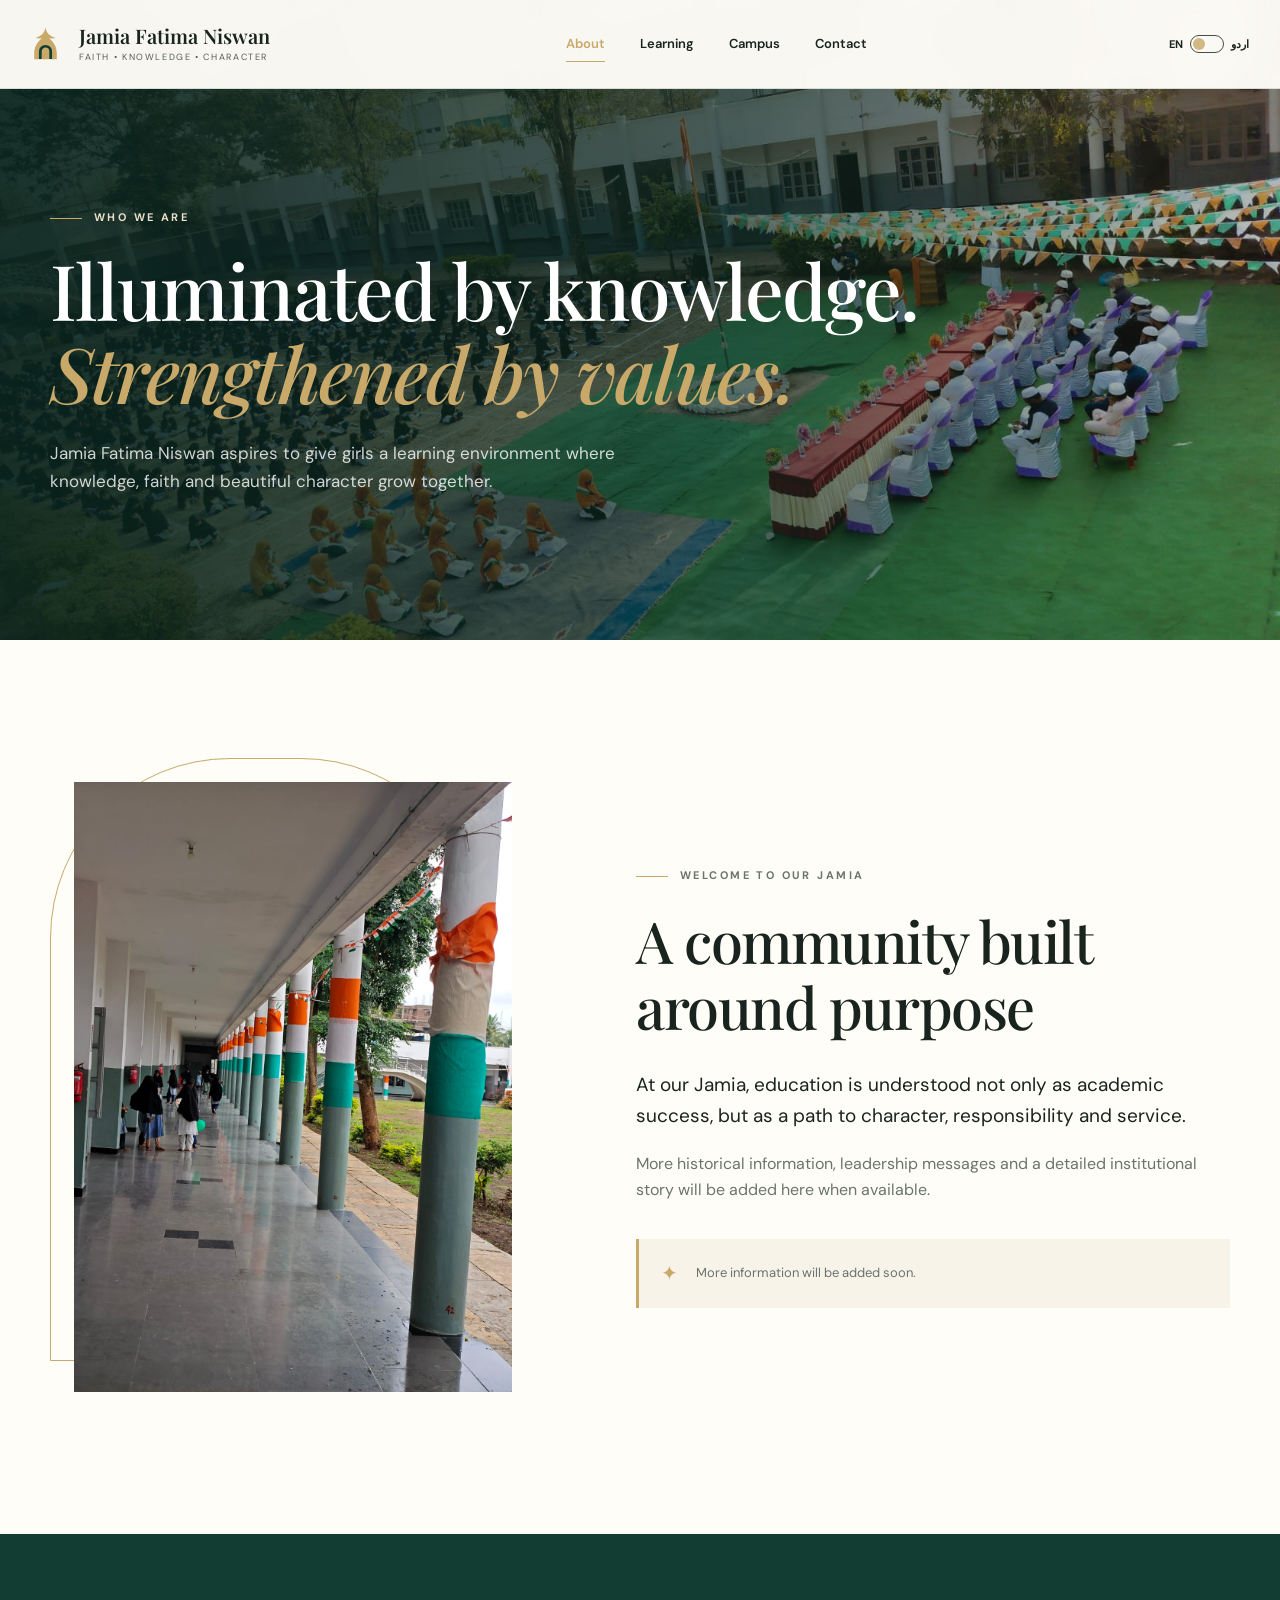
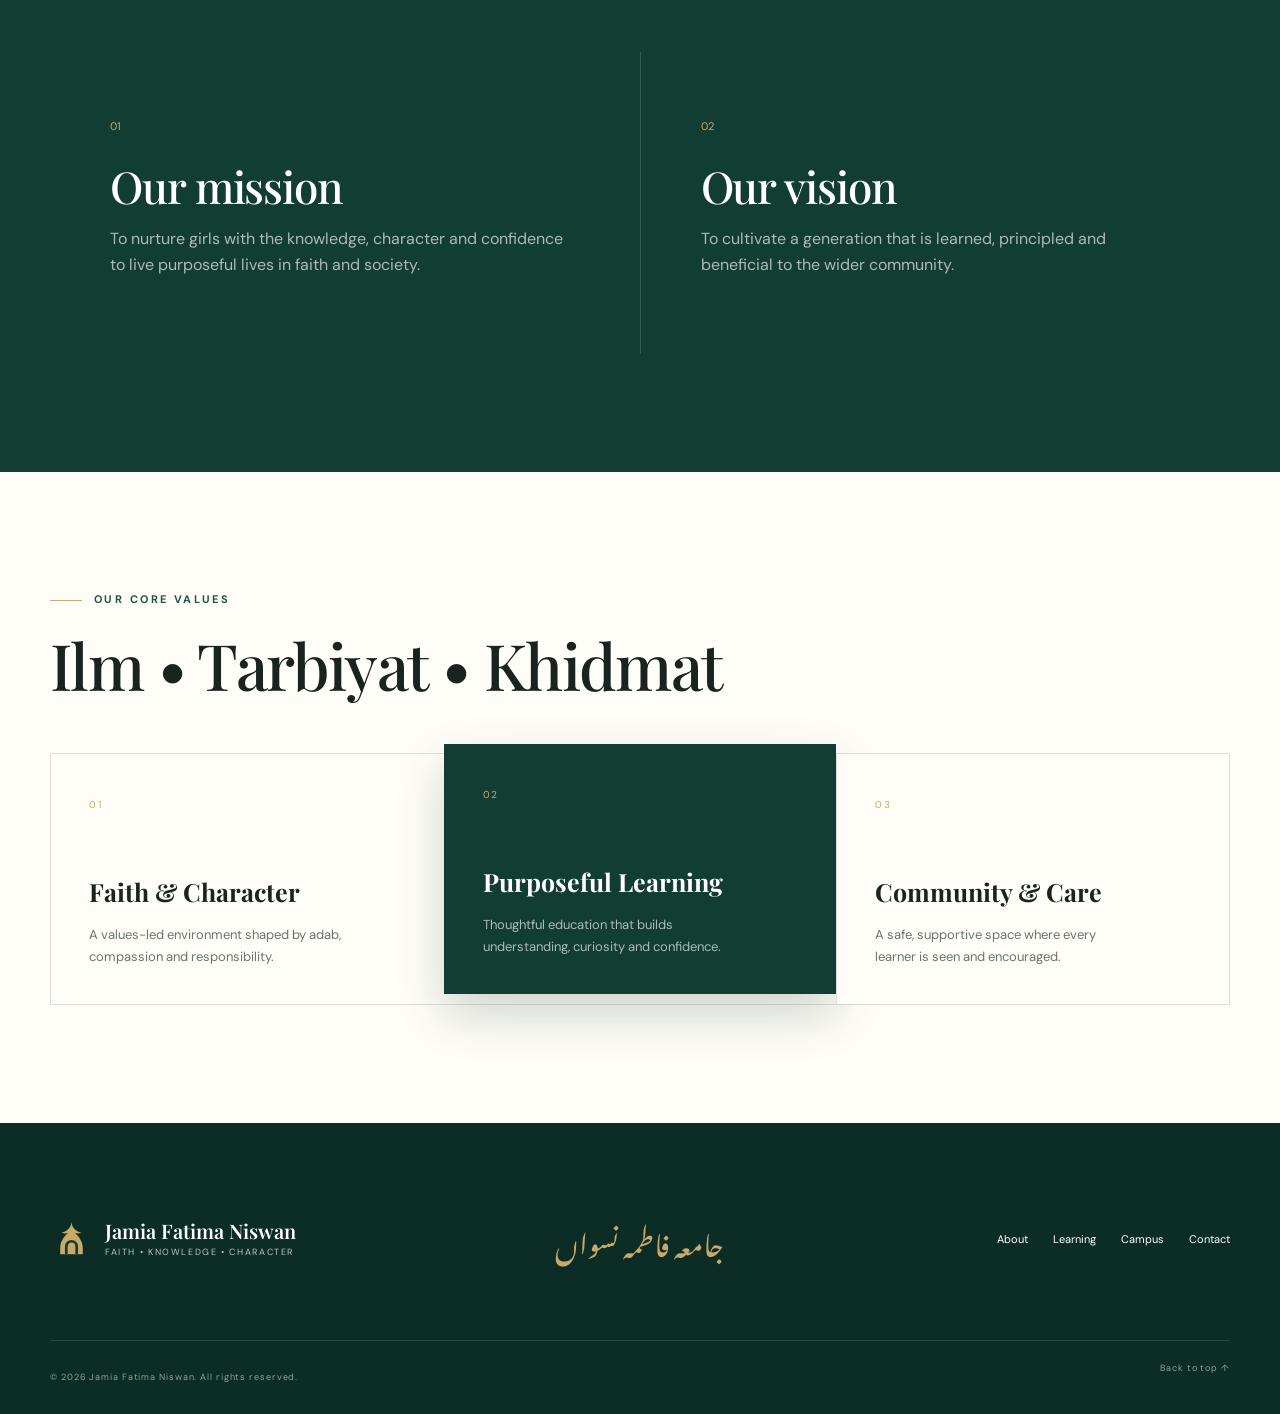
<file: about.html>
﻿<!doctype html><html lang="en" dir="ltr"><head><meta charset="UTF-8"><meta name="viewport" content="width=device-width,initial-scale=1"><meta name="description" content="About Jamia Fatima Niswan in Kalaburagi."><meta name="theme-color" content="#123d32"><link rel="icon" type="image/svg+xml" href="/favicon.svg?v=2"><title>About | Jamia Fatima Niswan</title><link rel="preconnect" href="https://fonts.googleapis.com"><link rel="preconnect" href="https://fonts.gstatic.com" crossorigin><link href="https://fonts.googleapis.com/css2?family=DM+Sans:wght@400;500;600;700&family=Noto+Nastaliq+Urdu:wght@400;600;700&family=Playfair+Display:wght@500;600;700&display=swap" rel="stylesheet"><link rel="stylesheet" href="styles.css?v=5"></head>
<body class="inner-page"><a class="skip-link" href="#main" data-i18n="skip">Skip to content</a>
<header class="site-header solid" id="header"><div class="nav-wrap"><a class="brand" href="/"><span class="brand-mark" aria-hidden="true"><svg viewBox="0 0 48 48"><path d="M24 5c.8 7.8 5.8 10.1 11.2 12.4-2.5.4-4.9.5-7.2.2 5.7 4.7 8.6 10.3 8.6 16.8V41H11.4v-6.6c0-6.5 2.9-12.1 8.6-16.8-2.3.3-4.7.2-7.2-.2C18.2 15.1 23.2 12.8 24 5Z"/><path d="M18.2 40.8v-8.5a5.8 5.8 0 0 1 11.6 0v8.5" class="cut"/></svg></span><span><strong>Jamia Fatima Niswan</strong><small data-i18n="brandSub">Faith • Knowledge • Character</small></span></a><nav class="desktop-nav" aria-label="Main navigation"><a class="active" href="/about" data-i18n="navAbout">About</a><a href="/learning" data-i18n="navLearning">Learning</a><a href="/campus" data-i18n="navCampus">Campus</a><a href="/contact" data-i18n="navContact">Contact</a></nav><div class="nav-actions"><button class="lang-toggle" id="langToggle" type="button" aria-label="Switch language to Urdu"><span class="lang-en">EN</span><span class="toggle-track"><i></i></span><span class="lang-ur">اردو</span></button><button class="menu-button" id="menuButton" type="button" aria-label="Open menu" aria-expanded="false"><span></span><span></span></button></div></div><nav class="mobile-nav" id="mobileNav"><a class="active" href="/about" data-i18n="navAbout">About</a><a href="/learning" data-i18n="navLearning">Learning</a><a href="/campus" data-i18n="navCampus">Campus</a><a href="/contact" data-i18n="navContact">Contact</a></nav></header>
<main id="main"><section class="page-hero about-hero"><div class="page-hero-shade"></div><div class="container page-hero-content"><p class="eyebrow light" data-i18n="pageAboutEyebrow">Who we are</p><h1 data-i18n="pageAboutTitle">Illuminated by knowledge.<br><em>Strengthened by values.</em></h1><p data-i18n="pageAboutIntro">Jamia Fatima Niswan aspires to give girls a learning environment where knowledge, faith and beautiful character grow together.</p></div></section>
<section class="section page-story"><div class="container split-content"><div class="portrait-photo reveal"><img src="assets/WhatsApp Image 2026-07-14 at 8.59.33 PM (1).jpeg" alt="Jamia Fatima Niswan campus corridor"></div><div class="prose reveal"><p class="eyebrow" data-i18n="welcome">Welcome to our Jamia</p><h2 data-i18n="storyTitle">A community built around purpose</h2><p class="lead" data-i18n="storyBody1">At our Jamia, education is understood not only as academic success, but as a path to character, responsibility and service.</p><p data-i18n="storyBody2">More historical information, leadership messages and a detailed institutional story will be added here when available.</p><div class="soft-note"><span>✦</span><p data-i18n="moreSoon">More information will be added soon.</p></div></div></div></section>
<section class="section statement-section"><div class="container statement-grid"><article class="reveal"><span>01</span><h2 data-i18n="missionTitle">Our mission</h2><p data-i18n="missionBody">To nurture girls with the knowledge, character and confidence to live purposeful lives in faith and society.</p></article><article class="reveal"><span>02</span><h2 data-i18n="visionTitle2">Our vision</h2><p data-i18n="visionBody2">To cultivate a generation that is learned, principled and beneficial to the wider community.</p></article></div></section>
<section class="section compact-values"><div class="container"><div class="section-head"><div><p class="eyebrow" data-i18n="valuesTitle">Our core values</p><h2 data-i18n="motto">Ilm • Tarbiyat • Khidmat</h2></div></div><div class="values-grid"><article class="value-card"><span class="value-no">01</span><h3 data-i18n="faithTitle">Faith & Character</h3><p data-i18n="faithBody">A values-led environment shaped by adab, compassion and responsibility.</p></article><article class="value-card featured"><span class="value-no">02</span><h3 data-i18n="learnTitle">Purposeful Learning</h3><p data-i18n="learnBody">Thoughtful education that builds understanding, curiosity and confidence.</p></article><article class="value-card"><span class="value-no">03</span><h3 data-i18n="communityTitle">Community & Care</h3><p data-i18n="communityBody">A safe, supportive space where every learner is seen and encouraged.</p></article></div></div></section></main>
<footer><div class="container footer-top"><a class="brand footer-brand" href="/"><span class="brand-mark" aria-hidden="true"><svg viewBox="0 0 48 48"><path d="M24 5c.8 7.8 5.8 10.1 11.2 12.4-2.5.4-4.9.5-7.2.2 5.7 4.7 8.6 10.3 8.6 16.8V41H11.4v-6.6c0-6.5 2.9-12.1 8.6-16.8-2.3.3-4.7.2-7.2-.2C18.2 15.1 23.2 12.8 24 5Z"/><path d="M18.2 40.8v-8.5a5.8 5.8 0 0 1 11.6 0v8.5" class="cut"/></svg></span><span><strong>Jamia Fatima Niswan</strong><small data-i18n="brandSub">Faith • Knowledge • Character</small></span></a><p class="footer-urdu">جامعہ فاطمہ نسواں</p><div class="footer-links"><a href="/about" data-i18n="navAbout">About</a><a href="/learning" data-i18n="navLearning">Learning</a><a href="/campus" data-i18n="navCampus">Campus</a><a href="/contact" data-i18n="navContact">Contact</a></div></div><div class="container footer-bottom"><p><span class="copyright-brand">© <span id="year"></span> Jamia Fatima Niswan.</span> <span data-i18n="rights">All rights reserved.</span></p><a href="#main"><span data-i18n="backTop">Back to top</span> ↑</a></div></footer><script src="script.js?v=3"></script></body></html>
</file>
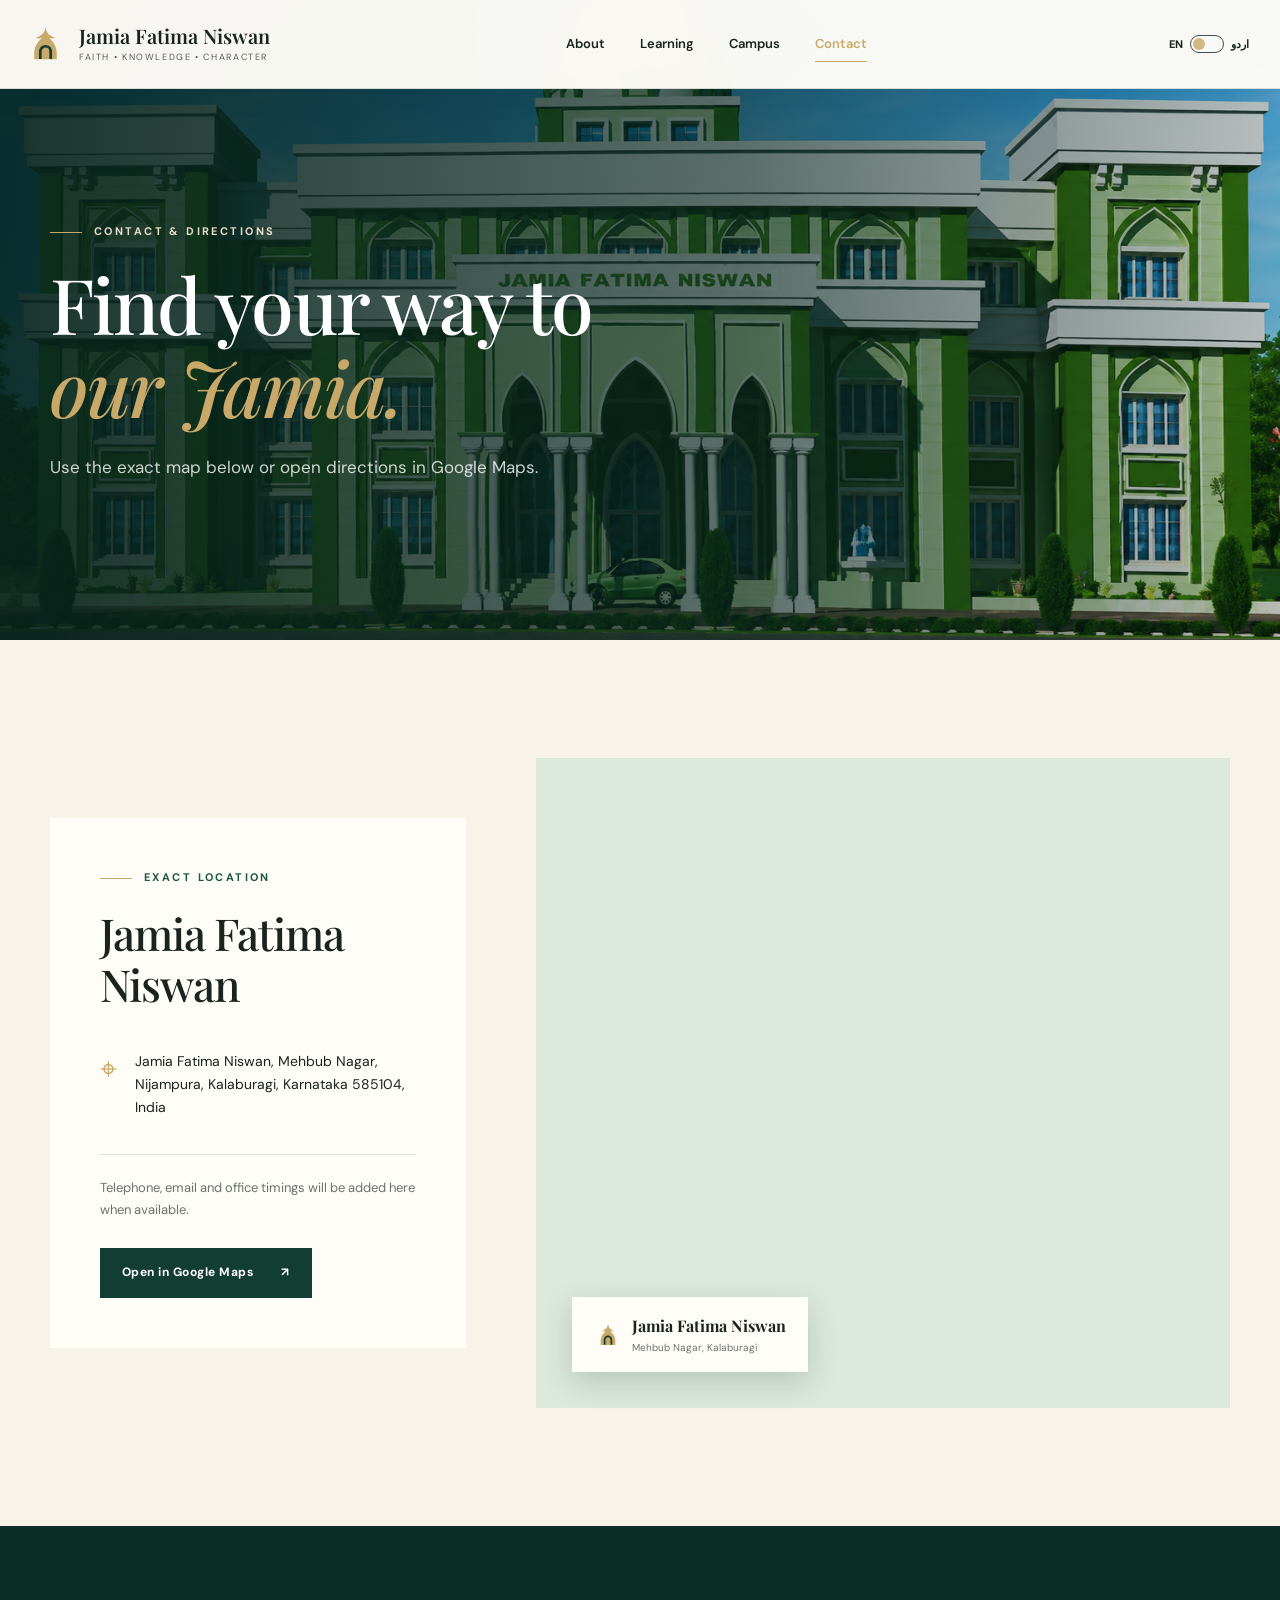
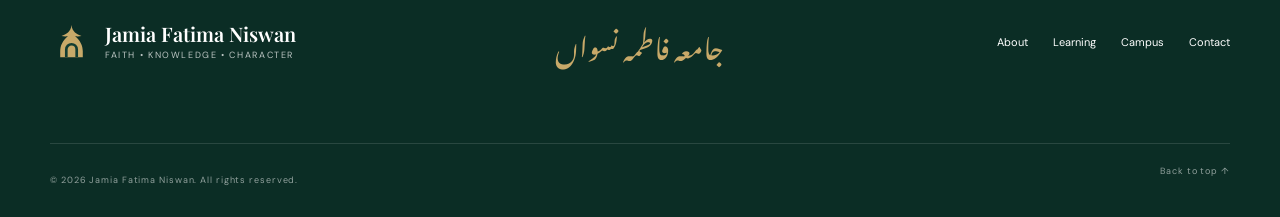
<file: contact.html>
﻿<!doctype html><html lang="en" dir="ltr"><head><meta charset="UTF-8"><meta name="viewport" content="width=device-width,initial-scale=1"><meta name="description" content="Location and directions for Jamia Fatima Niswan in Kalaburagi."><meta name="theme-color" content="#123d32"><link rel="icon" type="image/svg+xml" href="/favicon.svg?v=2"><title>Contact | Jamia Fatima Niswan</title><link rel="preconnect" href="https://fonts.googleapis.com"><link rel="preconnect" href="https://fonts.gstatic.com" crossorigin><link href="https://fonts.googleapis.com/css2?family=DM+Sans:wght@400;500;600;700&family=Noto+Nastaliq+Urdu:wght@400;600;700&family=Playfair+Display:wght@500;600;700&display=swap" rel="stylesheet"><link rel="stylesheet" href="styles.css?v=5"></head>
<body class="inner-page"><a class="skip-link" href="#main" data-i18n="skip">Skip to content</a><header class="site-header solid" id="header"><div class="nav-wrap"><a class="brand" href="/"><span class="brand-mark" aria-hidden="true"><svg viewBox="0 0 48 48"><path d="M24 5c.8 7.8 5.8 10.1 11.2 12.4-2.5.4-4.9.5-7.2.2 5.7 4.7 8.6 10.3 8.6 16.8V41H11.4v-6.6c0-6.5 2.9-12.1 8.6-16.8-2.3.3-4.7.2-7.2-.2C18.2 15.1 23.2 12.8 24 5Z"/><path d="M18.2 40.8v-8.5a5.8 5.8 0 0 1 11.6 0v8.5" class="cut"/></svg></span><span><strong>Jamia Fatima Niswan</strong><small data-i18n="brandSub">Faith • Knowledge • Character</small></span></a><nav class="desktop-nav"><a href="/about" data-i18n="navAbout">About</a><a href="/learning" data-i18n="navLearning">Learning</a><a href="/campus" data-i18n="navCampus">Campus</a><a class="active" href="/contact" data-i18n="navContact">Contact</a></nav><div class="nav-actions"><button class="lang-toggle" id="langToggle" type="button"><span class="lang-en">EN</span><span class="toggle-track"><i></i></span><span class="lang-ur">اردو</span></button><button class="menu-button" id="menuButton" type="button" aria-label="Open menu" aria-expanded="false"><span></span><span></span></button></div></div><nav class="mobile-nav" id="mobileNav"><a href="/about" data-i18n="navAbout">About</a><a href="/learning" data-i18n="navLearning">Learning</a><a href="/campus" data-i18n="navCampus">Campus</a><a class="active" href="/contact" data-i18n="navContact">Contact</a></nav></header>
<main id="main"><section class="page-hero contact-page-hero"><div class="page-hero-shade"></div><div class="container page-hero-content"><p class="eyebrow light" data-i18n="pageContactEyebrow">Contact & directions</p><h1 data-i18n="pageContactTitle">Find your way to<br><em>our Jamia.</em></h1><p data-i18n="pageContactIntro">Use the exact map below or open directions in Google Maps.</p></div></section><section class="section contact-page-section"><div class="container contact-page-grid"><div class="contact-panel reveal"><p class="eyebrow" data-i18n="exactLocation">Exact location</p><h2>Jamia Fatima Niswan</h2><div class="address-block"><span class="pin">⌖</span><address data-i18n="exactPin">Jamia Fatima Niswan, Mehbub Nagar, Nijampura, Kalaburagi, Karnataka 585104, India</address></div><p class="pending" data-i18n="contactPending">Telephone, email and office timings will be added here when available.</p><a class="button button-green" href="https://maps.app.goo.gl/RgqaviAdQeSi1we56" target="_blank" rel="noopener"><span data-i18n="openMaps">Open in Google Maps</span><span>↗</span></a></div><div class="map-wrap large reveal"><iframe title="Exact location of Jamia Fatima Niswan" src="https://www.google.com/maps?q=17.360012,76.850881&z=18&output=embed" loading="lazy" referrerpolicy="no-referrer-when-downgrade"></iframe><div class="map-label"><span class="brand-mark small" aria-hidden="true"><svg viewBox="0 0 48 48"><path d="M24 5c.8 7.8 5.8 10.1 11.2 12.4-2.5.4-4.9.5-7.2.2 5.7 4.7 8.6 10.3 8.6 16.8V41H11.4v-6.6c0-6.5 2.9-12.1 8.6-16.8-2.3.3-4.7.2-7.2-.2C18.2 15.1 23.2 12.8 24 5Z"/><path d="M18.2 40.8v-8.5a5.8 5.8 0 0 1 11.6 0v8.5" class="cut"/></svg></span><div><b>Jamia Fatima Niswan</b><small data-i18n="mapArea">Mehbub Nagar, Kalaburagi</small></div></div></div></div></section></main>
<footer><div class="container footer-top"><a class="brand footer-brand" href="/"><span class="brand-mark" aria-hidden="true"><svg viewBox="0 0 48 48"><path d="M24 5c.8 7.8 5.8 10.1 11.2 12.4-2.5.4-4.9.5-7.2.2 5.7 4.7 8.6 10.3 8.6 16.8V41H11.4v-6.6c0-6.5 2.9-12.1 8.6-16.8-2.3.3-4.7.2-7.2-.2C18.2 15.1 23.2 12.8 24 5Z"/><path d="M18.2 40.8v-8.5a5.8 5.8 0 0 1 11.6 0v8.5" class="cut"/></svg></span><span><strong>Jamia Fatima Niswan</strong><small data-i18n="brandSub">Faith • Knowledge • Character</small></span></a><p class="footer-urdu">جامعہ فاطمہ نسواں</p><div class="footer-links"><a href="/about" data-i18n="navAbout">About</a><a href="/learning" data-i18n="navLearning">Learning</a><a href="/campus" data-i18n="navCampus">Campus</a><a href="/contact" data-i18n="navContact">Contact</a></div></div><div class="container footer-bottom"><p><span class="copyright-brand">© <span id="year"></span> Jamia Fatima Niswan.</span> <span data-i18n="rights">All rights reserved.</span></p><a href="#main"><span data-i18n="backTop">Back to top</span> ↑</a></div></footer><script src="script.js?v=3"></script></body></html>
</file>
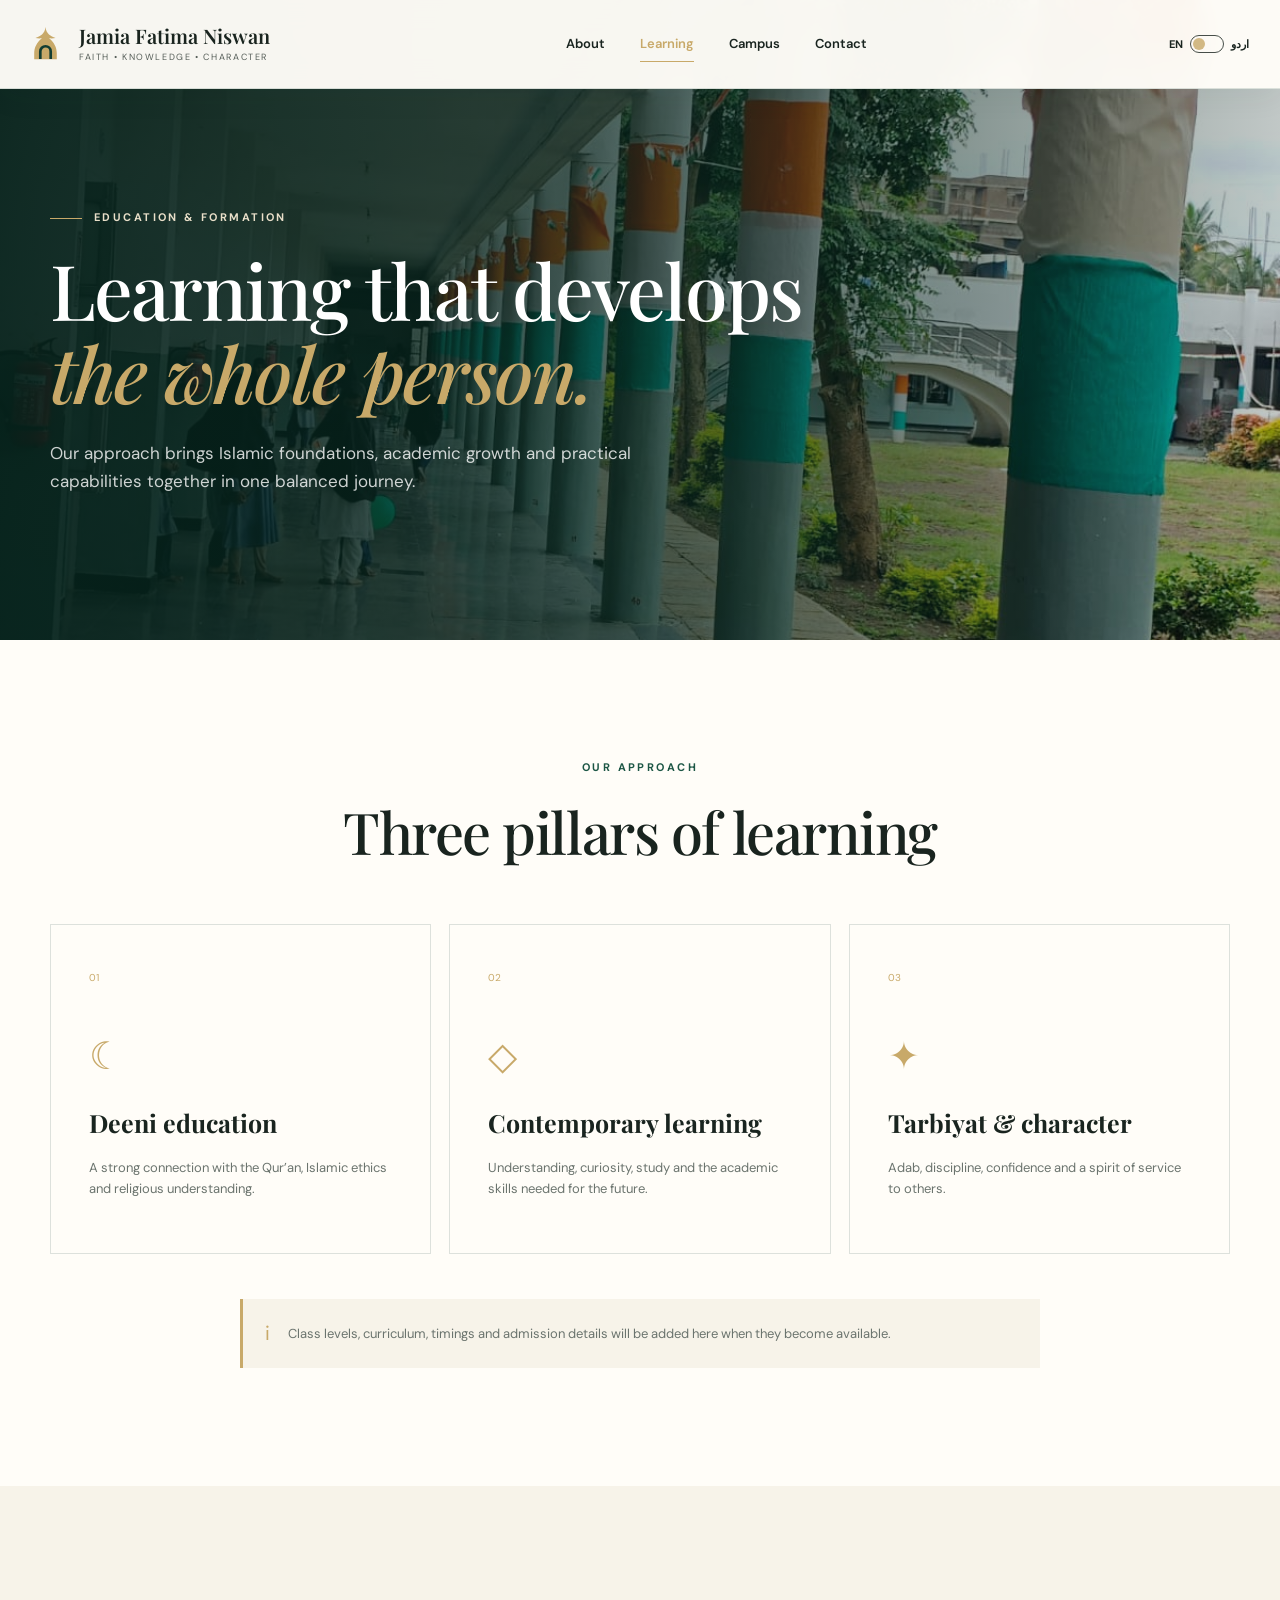
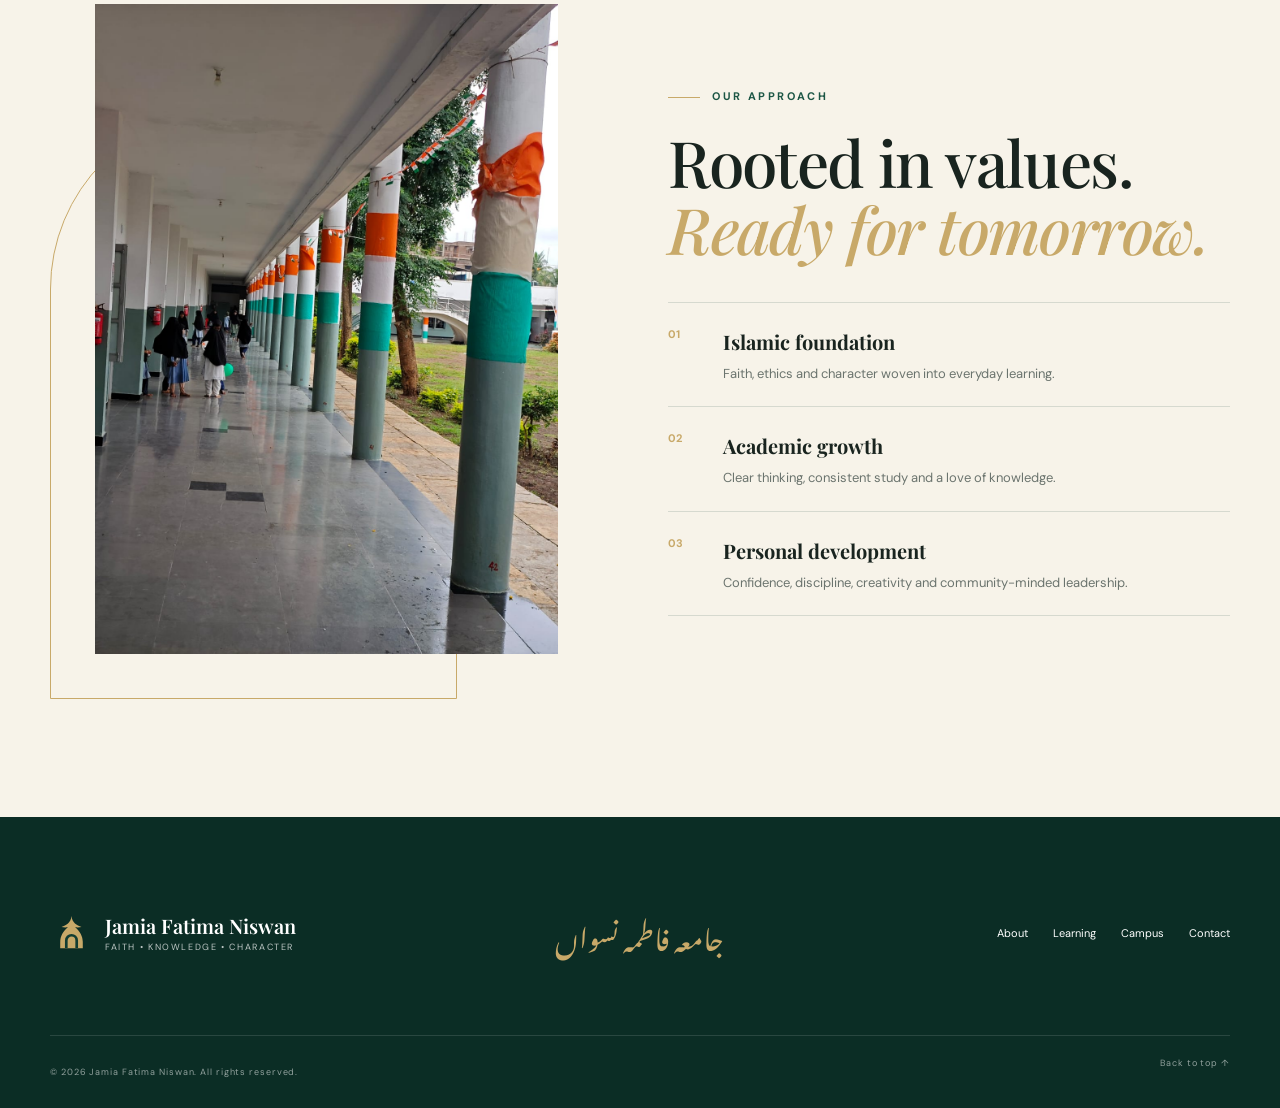
<file: learning.html>
﻿<!doctype html><html lang="en" dir="ltr"><head><meta charset="UTF-8"><meta name="viewport" content="width=device-width,initial-scale=1"><meta name="description" content="Learning approach at Jamia Fatima Niswan."><meta name="theme-color" content="#123d32"><link rel="icon" type="image/svg+xml" href="/favicon.svg?v=2"><title>Learning | Jamia Fatima Niswan</title><link rel="preconnect" href="https://fonts.googleapis.com"><link rel="preconnect" href="https://fonts.gstatic.com" crossorigin><link href="https://fonts.googleapis.com/css2?family=DM+Sans:wght@400;500;600;700&family=Noto+Nastaliq+Urdu:wght@400;600;700&family=Playfair+Display:wght@500;600;700&display=swap" rel="stylesheet"><link rel="stylesheet" href="styles.css?v=5"></head>
<body class="inner-page"><a class="skip-link" href="#main" data-i18n="skip">Skip to content</a><header class="site-header solid" id="header"><div class="nav-wrap"><a class="brand" href="/"><span class="brand-mark" aria-hidden="true"><svg viewBox="0 0 48 48"><path d="M24 5c.8 7.8 5.8 10.1 11.2 12.4-2.5.4-4.9.5-7.2.2 5.7 4.7 8.6 10.3 8.6 16.8V41H11.4v-6.6c0-6.5 2.9-12.1 8.6-16.8-2.3.3-4.7.2-7.2-.2C18.2 15.1 23.2 12.8 24 5Z"/><path d="M18.2 40.8v-8.5a5.8 5.8 0 0 1 11.6 0v8.5" class="cut"/></svg></span><span><strong>Jamia Fatima Niswan</strong><small data-i18n="brandSub">Faith • Knowledge • Character</small></span></a><nav class="desktop-nav"><a href="/about" data-i18n="navAbout">About</a><a class="active" href="/learning" data-i18n="navLearning">Learning</a><a href="/campus" data-i18n="navCampus">Campus</a><a href="/contact" data-i18n="navContact">Contact</a></nav><div class="nav-actions"><button class="lang-toggle" id="langToggle" type="button"><span class="lang-en">EN</span><span class="toggle-track"><i></i></span><span class="lang-ur">اردو</span></button><button class="menu-button" id="menuButton" type="button" aria-label="Open menu" aria-expanded="false"><span></span><span></span></button></div></div><nav class="mobile-nav" id="mobileNav"><a href="/about" data-i18n="navAbout">About</a><a class="active" href="/learning" data-i18n="navLearning">Learning</a><a href="/campus" data-i18n="navCampus">Campus</a><a href="/contact" data-i18n="navContact">Contact</a></nav></header>
<main id="main"><section class="page-hero learning-page-hero"><div class="page-hero-shade"></div><div class="container page-hero-content"><p class="eyebrow light" data-i18n="pageLearningEyebrow">Education & formation</p><h1 data-i18n="pageLearningTitle">Learning that develops<br><em>the whole person.</em></h1><p data-i18n="pageLearningIntro">Our approach brings Islamic foundations, academic growth and practical capabilities together in one balanced journey.</p></div></section><section class="section"><div class="container"><div class="center-heading reveal"><p class="eyebrow" data-i18n="ourApproach">Our approach</p><h2 data-i18n="learnSectionTitle">Three pillars of learning</h2></div><div class="pillar-grid"><article class="pillar reveal"><span>01</span><div class="pillar-icon">☾</div><h3 data-i18n="diniTitle">Deeni education</h3><p data-i18n="diniBody">A strong connection with the Qur’an, Islamic ethics and religious understanding.</p></article><article class="pillar reveal"><span>02</span><div class="pillar-icon">◇</div><h3 data-i18n="modernTitle">Contemporary learning</h3><p data-i18n="modernBody">Understanding, curiosity, study and the academic skills needed for the future.</p></article><article class="pillar reveal"><span>03</span><div class="pillar-icon">✦</div><h3 data-i18n="tarbiyatTitle">Tarbiyat & character</h3><p data-i18n="tarbiyatBody">Adab, discipline, confidence and a spirit of service to others.</p></article></div><div class="info-banner reveal"><span>i</span><p data-i18n="curriculumNote">Class levels, curriculum, timings and admission details will be added here when they become available.</p></div></div></section><section class="learning section"><div class="container learning-grid"><div class="learning-photo reveal"><img src="assets/WhatsApp Image 2026-07-14 at 8.59.33 PM (1).jpeg" alt="Students in the Jamia corridor"><div class="arch-frame"></div></div><div class="learning-content reveal"><p class="eyebrow" data-i18n="ourApproach">Our approach</p><h2 data-i18n="learningTitle">Rooted in values.<br><em>Ready for tomorrow.</em></h2><div class="approach-list"><div><span>01</span><p><strong data-i18n="islamicTitle">Islamic foundation</strong><small data-i18n="islamicBody">Faith, ethics and character woven into everyday learning.</small></p></div><div><span>02</span><p><strong data-i18n="academicTitle">Academic growth</strong><small data-i18n="academicBody">Clear thinking, consistent study and a love of knowledge.</small></p></div><div><span>03</span><p><strong data-i18n="personalTitle">Personal development</strong><small data-i18n="personalBody">Confidence, discipline, creativity and community-minded leadership.</small></p></div></div></div></div></section></main>
<footer><div class="container footer-top"><a class="brand footer-brand" href="/"><span class="brand-mark" aria-hidden="true"><svg viewBox="0 0 48 48"><path d="M24 5c.8 7.8 5.8 10.1 11.2 12.4-2.5.4-4.9.5-7.2.2 5.7 4.7 8.6 10.3 8.6 16.8V41H11.4v-6.6c0-6.5 2.9-12.1 8.6-16.8-2.3.3-4.7.2-7.2-.2C18.2 15.1 23.2 12.8 24 5Z"/><path d="M18.2 40.8v-8.5a5.8 5.8 0 0 1 11.6 0v8.5" class="cut"/></svg></span><span><strong>Jamia Fatima Niswan</strong><small data-i18n="brandSub">Faith • Knowledge • Character</small></span></a><p class="footer-urdu">جامعہ فاطمہ نسواں</p><div class="footer-links"><a href="/about" data-i18n="navAbout">About</a><a href="/learning" data-i18n="navLearning">Learning</a><a href="/campus" data-i18n="navCampus">Campus</a><a href="/contact" data-i18n="navContact">Contact</a></div></div><div class="container footer-bottom"><p><span class="copyright-brand">© <span id="year"></span> Jamia Fatima Niswan.</span> <span data-i18n="rights">All rights reserved.</span></p><a href="#main"><span data-i18n="backTop">Back to top</span> ↑</a></div></footer><script src="script.js?v=3"></script></body></html>
</file>
<file: styles.css>
﻿:root{--green:#123d32;--green-2:#1c5645;--sage:#dce8dc;--cream:#f7f3e9;--paper:#fffdf8;--gold:#c8a969;--ink:#19241f;--muted:#6b746e;--line:rgba(18,61,50,.14);--serif:"Playfair Display",Georgia,serif;--sans:"DM Sans",Arial,sans-serif;--urdu:"Noto Nastaliq Urdu",serif}
*{box-sizing:border-box}html{scroll-behavior:smooth;scroll-padding-top:90px}body{margin:0;background:var(--paper);color:var(--ink);font-family:var(--sans);line-height:1.65;overflow-x:hidden}body.urdu{font-family:var(--urdu);line-height:2}img{display:block;width:100%}a{color:inherit;text-decoration:none}button{font:inherit}.container{width:min(1180px,calc(100% - 48px));margin-inline:auto}.section{padding:118px 0}.skip-link{position:fixed;left:16px;top:-80px;z-index:999;background:#fff;padding:10px 16px}.skip-link:focus{top:16px}.site-header{position:fixed;z-index:100;top:0;left:0;width:100%;color:white;border-bottom:1px solid rgba(255,255,255,.18);transition:.3s}.site-header.scrolled{background:rgba(255,253,248,.96);color:var(--ink);box-shadow:0 10px 40px rgba(13,44,36,.08);backdrop-filter:blur(14px)}.nav-wrap{height:88px;width:min(1320px,calc(100% - 48px));margin:auto;display:flex;align-items:center;justify-content:space-between;gap:30px}.brand{display:flex;align-items:center;gap:12px}.brand span:last-child{display:grid;line-height:1.05}.brand strong{font-family:var(--serif);font-size:20px;font-weight:600}.brand small{margin-top:7px;font-size:9px;letter-spacing:.18em;text-transform:uppercase;opacity:.72}.brand-mark{width:43px;height:48px;display:grid;place-items:center;color:var(--gold);font-size:33px}.brand-mark svg{width:100%;height:100%;fill:currentColor}.brand-mark .cut{fill:none;stroke:var(--green);stroke-width:3}.site-header:not(.scrolled) .brand-mark .cut{stroke:white}.desktop-nav{display:flex;gap:35px;font-size:13px;font-weight:600}.desktop-nav a{position:relative}.desktop-nav a:after{content:"";position:absolute;left:0;right:100%;bottom:-7px;height:1px;background:var(--gold);transition:.3s}.desktop-nav a:hover:after{right:0}.nav-actions{display:flex;align-items:center;gap:18px}.lang-toggle{display:flex;align-items:center;gap:7px;color:inherit;background:none;border:0;cursor:pointer;font-size:11px;font-weight:700;padding:7px}.toggle-track{position:relative;width:34px;height:18px;border:1px solid currentColor;border-radius:20px;opacity:.8}.toggle-track i{position:absolute;width:12px;height:12px;border-radius:50%;background:var(--gold);left:2px;top:2px;transition:.3s}.urdu .toggle-track i{transform:translateX(16px)}.menu-button{display:none;width:40px;height:40px;background:none;border:0;color:inherit;padding:10px}.menu-button span{display:block;width:21px;height:1px;background:currentColor;margin:6px}.mobile-nav{display:none}.hero{height:100svh;min-height:720px;position:relative;color:#fff;display:flex;align-items:center;overflow:hidden}.hero-media{position:absolute;inset:0;background:url("assets/WhatsApp Image 2026-07-14 at 8.59.35 PM (1).jpeg") center/cover;transform:scale(1.02)}.hero-overlay{position:absolute;inset:0;background:linear-gradient(90deg,rgba(6,35,28,.92) 0%,rgba(8,40,32,.7) 45%,rgba(8,35,30,.18) 100%),linear-gradient(0deg,rgba(3,24,19,.5),transparent 60%)}.pattern{position:absolute;width:330px;height:500px;opacity:.08;background-image:linear-gradient(30deg,#fff 12%,transparent 12.5%,transparent 87%,#fff 87.5%,#fff),linear-gradient(150deg,#fff 12%,transparent 12.5%,transparent 87%,#fff 87.5%,#fff);background-size:56px 98px}.pattern-left{left:-80px;top:180px}.hero-content{position:relative;z-index:2;width:min(1180px,calc(100% - 48px));margin:70px auto 0}.eyebrow{text-transform:uppercase;letter-spacing:.22em;color:var(--green-2);font-size:11px;font-weight:700;margin:0 0 22px}.eyebrow:before{content:"";display:inline-block;width:32px;height:1px;background:var(--gold);vertical-align:middle;margin-inline-end:12px}.eyebrow.light{color:#e9dfc9}.hero h1,.section h2{font-family:var(--serif);font-weight:500;line-height:1.05;letter-spacing:-.025em}.hero h1{font-size:clamp(55px,6.3vw,94px);margin:0 0 28px;max-width:890px}.hero h1 em,.section h2 em{font-weight:500;color:var(--gold)}.hero-copy{font-size:17px;line-height:1.75;max-width:620px;color:rgba(255,255,255,.82);margin:0}.hero-actions{display:flex;align-items:center;gap:30px;margin-top:37px}.button{display:inline-flex;align-items:center;justify-content:center;gap:28px;padding:15px 22px;font-size:12px;font-weight:700;letter-spacing:.04em;transition:.25s}.button-gold{background:var(--gold);color:#132c25}.button:hover{transform:translateY(-2px)}.text-link{font-size:12px;font-weight:700;border-bottom:1px solid rgba(255,255,255,.45);padding:12px 0;display:flex;gap:20px}.hero-card{position:absolute;right:0;bottom:0;z-index:3;background:var(--cream);color:var(--ink);padding:24px 55px 24px 30px;display:flex;align-items:center;gap:20px;min-width:330px}.crescent{font-size:36px;color:var(--gold)}.hero-card div{display:grid}.hero-card small{font-size:10px;text-transform:uppercase;letter-spacing:.15em;color:var(--muted)}.hero-card strong{font-family:var(--serif);font-size:17px}.scroll-cue{position:absolute;z-index:3;left:50%;bottom:25px;display:flex;align-items:center;gap:10px;transform:translateX(-50%);font-size:9px;text-transform:uppercase;letter-spacing:.18em}.scroll-cue span{width:1px;height:32px;background:rgba(255,255,255,.5)}.intro{background:var(--paper)}.intro-grid{display:grid;grid-template-columns:1fr 1fr;gap:100px;padding-bottom:85px}.section h2{font-size:clamp(43px,5vw,67px);margin:0}.intro-copy{padding-top:40px}.intro-copy p{color:var(--muted);max-width:540px}.intro-copy .lead{font-size:19px;color:var(--ink);line-height:1.7}.signature{display:flex;align-items:center;gap:16px;margin-top:30px}.signature span{width:45px;height:1px;background:var(--gold)}.signature p{font-family:var(--serif);font-style:italic;color:var(--green)}.values-grid{display:grid;grid-template-columns:repeat(3,1fr);border:1px solid var(--line)}.value-card{min-height:310px;padding:36px 38px;position:relative;background:var(--paper);transition:.3s}.value-card+article{border-left:1px solid var(--line)}.value-card.featured,.value-card:hover{background:var(--green);color:#fff;transform:translateY(-10px);box-shadow:0 20px 45px rgba(13,54,43,.2)}.value-no{font-size:10px;letter-spacing:.15em;color:var(--gold)}.line-icon{font-size:36px;color:var(--gold);margin:43px 0 22px}.value-card h3{font-family:var(--serif);font-size:25px;margin:0 0 12px}.value-card p{font-size:13px;color:var(--muted);margin:0;max-width:260px}.featured p,.value-card:hover p{color:rgba(255,255,255,.65)}.learning{background:var(--cream);overflow:hidden}.learning-grid{display:grid;grid-template-columns:.95fr 1.05fr;gap:110px;align-items:center}.learning-photo{position:relative;padding-left:45px;padding-bottom:45px}.learning-photo img{height:650px;object-fit:cover;position:relative;z-index:2}.arch-frame{position:absolute;left:0;bottom:0;width:80%;height:85%;border:1px solid var(--gold);border-radius:180px 180px 0 0}.photo-note{position:absolute;z-index:3;right:-45px;bottom:80px;background:var(--paper);width:185px;padding:23px;display:grid;box-shadow:0 15px 35px rgba(24,58,47,.14)}.photo-note b{font-family:var(--serif);font-size:18px}.photo-note small{color:var(--muted)}.learning-content>p:not(.eyebrow){color:var(--muted);max-width:580px}.approach-list{margin-top:40px}.approach-list>div{display:grid;grid-template-columns:55px 1fr;border-top:1px solid var(--line);padding:22px 0}.approach-list>div:last-child{border-bottom:1px solid var(--line)}.approach-list>div>span{font-size:11px;color:var(--gold);font-weight:bold}.approach-list p{display:grid;margin:0}.approach-list strong{font-family:var(--serif);font-size:20px}.approach-list small{font-size:13px;color:var(--muted);margin-top:5px}.section-head{display:flex;justify-content:space-between;align-items:end;margin-bottom:55px}.section-head>p{max-width:420px;color:var(--muted)}.gallery{display:grid;grid-template-columns:1.5fr 1fr;grid-template-rows:330px 330px;gap:18px}.gallery figure{margin:0;position:relative;overflow:hidden}.gallery-main{grid-row:1/3}.gallery img{height:100%;object-fit:cover;transition:.5s}.gallery figure:hover img{transform:scale(1.025)}.gallery figcaption{position:absolute;left:0;right:0;bottom:0;color:#fff;padding:60px 25px 20px;background:linear-gradient(transparent,rgba(4,28,22,.8));display:flex;justify-content:space-between;align-items:end}.gallery figcaption span{font-family:var(--serif);font-size:21px}.gallery figcaption small{font-size:9px;letter-spacing:.15em}.concept img{object-position:center 58%}.video-card{margin-top:70px;background:var(--green);display:grid;grid-template-columns:.65fr 1.35fr;align-items:center;color:#fff}.video-copy{padding:50px}.video-copy .eyebrow{color:#e9dfc9}.video-copy h3{font-family:var(--serif);font-size:35px;line-height:1.25;margin:0 0 18px}.video-copy>p:last-child{font-size:13px;color:rgba(255,255,255,.65)}.video-card video{width:100%;display:block;max-height:430px;background:#061c16}.quote-section{position:relative;background:var(--green);color:#fff;text-align:center;padding:110px 0;overflow:hidden}.quote-pattern{position:absolute;inset:-30%;opacity:.035;background:repeating-radial-gradient(circle at center,transparent 0 34px,#fff 35px 36px)}.quote-inner{position:relative}.quote-mark{font-family:var(--serif);font-size:90px;color:var(--gold);line-height:.5}.quote-inner blockquote{font-family:var(--serif);font-size:clamp(30px,4.4vw,55px);max-width:900px;line-height:1.3;margin:25px auto}.quote-inner p{font-size:10px;letter-spacing:.2em;text-transform:uppercase;color:var(--gold)}.contact{background:var(--paper)}.contact-grid{display:grid;grid-template-columns:.78fr 1.22fr;gap:90px;align-items:center}.contact-copy>p:not(.eyebrow){color:var(--muted);max-width:500px}.address-block{display:flex;gap:18px;margin:35px 0}.pin{font-size:30px;color:var(--gold)}.address-block div{display:grid}.address-block small{font-size:9px;letter-spacing:.18em;color:var(--muted)}address{font-style:normal;font-size:14px;margin-top:6px}.button-green{background:var(--green);color:white}.map-wrap{height:550px;position:relative;background:var(--sage);padding:12px}.map-wrap iframe{border:0;width:100%;height:100%;filter:saturate(.65) sepia(.08)}.map-label{position:absolute;left:36px;bottom:36px;background:var(--paper);padding:16px 22px;box-shadow:0 10px 30px rgba(16,49,40,.18);display:flex;align-items:center;gap:10px}.brand-mark.small{width:28px;height:28px}.map-label div{display:grid}.map-label b{font-family:var(--serif)}.map-label small{font-size:10px;color:var(--muted)}footer{background:#0b2d25;color:#fff;padding-top:65px}.footer-top{display:grid;grid-template-columns:1fr 1fr 1fr;align-items:center;padding-bottom:50px}.footer-brand{justify-self:start}.footer-urdu{font-family:var(--urdu);font-size:28px;color:var(--gold);text-align:center}.footer-links{justify-self:end;display:flex;gap:25px;font-size:11px}.footer-bottom{border-top:1px solid rgba(255,255,255,.12);display:flex;justify-content:space-between;padding:20px 0;font-size:9px;letter-spacing:.1em;color:rgba(255,255,255,.55)}.reveal{opacity:0;transform:translateY(24px);transition:opacity .7s,transform .7s}.reveal.visible{opacity:1;transform:none}.urdu .eyebrow,.urdu .address-block small,.urdu .brand small{letter-spacing:0}.urdu .hero h1,.urdu .section h2,.urdu .value-card h3,.urdu .brand strong,.urdu .approach-list strong,.urdu .video-copy h3,.urdu .quote-inner blockquote{font-family:var(--urdu);letter-spacing:0}.urdu .desktop-nav,.urdu .hero-copy,.urdu .lead{font-size:1.05em}
@media(max-width:900px){.desktop-nav{display:none}.menu-button{display:block}.mobile-nav{position:absolute;top:88px;left:0;width:100%;background:var(--paper);color:var(--ink);padding:20px 24px;box-shadow:0 20px 30px rgba(10,40,32,.12)}.mobile-nav.open{display:grid}.mobile-nav a{padding:12px;border-bottom:1px solid var(--line)}.intro-grid,.learning-grid,.contact-grid{grid-template-columns:1fr;gap:60px}.intro-copy{padding-top:0}.learning-photo{max-width:620px}.section-head{align-items:start;gap:30px}.gallery{grid-template-columns:1fr 1fr;grid-template-rows:500px 280px}.gallery-main{grid-column:1/3;grid-row:auto}.video-card{grid-template-columns:1fr}.footer-top{grid-template-columns:1fr;gap:30px;text-align:center}.footer-brand,.footer-links{justify-self:center}.hero-card{display:none}}
@media(max-width:620px){.container,.hero-content,.nav-wrap{width:calc(100% - 32px);max-width:1180px}.nav-wrap{height:76px;gap:6px}.brand{gap:8px;max-width:190px}.brand strong{font-size:15px;white-space:nowrap}.brand small{display:none}.brand-mark{width:30px;height:35px}.nav-actions{position:absolute;inset-inline-end:12px;top:18px;gap:3px}.menu-button{width:34px;padding:7px}.lang-toggle{gap:5px;padding:4px}.lang-toggle .lang-en{display:none}.urdu .lang-toggle .lang-en{display:inline}.urdu .lang-toggle .lang-ur{display:none}.lang-toggle>span:not(.toggle-track){font-size:10px}.toggle-track{width:30px}.urdu .toggle-track i{transform:translateX(12px)}.site-header .mobile-nav{top:76px}.hero{min-height:680px}.hero h1{font-size:43px;max-width:100%}.hero h1 em{font-size:.88em}.hero-copy{font-size:14px;overflow-wrap:anywhere;max-width:100%;padding-inline-end:6px}.hero-actions{align-items:flex-start;flex-direction:column;gap:10px}.scroll-cue{display:none}.section{padding:80px 0}.section h2{font-size:41px}.intro-grid{padding-bottom:55px}.values-grid{grid-template-columns:1fr}.value-card{min-height:260px}.value-card+article{border-left:0;border-top:1px solid var(--line)}.learning-photo{padding-left:18px;padding-bottom:20px}.learning-photo img{height:470px}.photo-note{right:-5px;bottom:45px;width:160px}.learning-grid{gap:55px}.section-head{display:block}.section-head>p{margin-top:25px}.gallery{display:block}.gallery figure{height:330px;margin-bottom:12px}.video-card{width:100%;}.video-copy{padding:35px 25px}.contact-grid{gap:45px}.map-wrap{height:430px;padding:7px}.map-label{left:20px;bottom:20px}.footer-links{flex-wrap:wrap;justify-content:center}.footer-bottom{gap:20px}.urdu .hero h1{font-size:38px;line-height:1.5}.urdu .section h2{font-size:35px;line-height:1.65}}
@media(prefers-reduced-motion:reduce){html{scroll-behavior:auto}.reveal{opacity:1;transform:none;transition:none}.hero-media{transform:none}}

/* Inner pages */
.site-header.solid{background:rgba(255,253,248,.97);color:var(--ink);border-color:var(--line);box-shadow:0 8px 30px rgba(13,44,36,.06);backdrop-filter:blur(14px)}.site-header.solid .brand-mark .cut{stroke:var(--green)}.desktop-nav a.active,.mobile-nav a.active{color:var(--gold)}.desktop-nav a.active:after{right:0}.page-hero{height:640px;position:relative;display:flex;align-items:center;color:#fff;background-position:center;background-size:cover;overflow:hidden}.about-hero{background-image:url("assets/WhatsApp Image 2026-07-14 at 8.59.34 PM.jpeg")}.learning-page-hero{background-image:url("assets/WhatsApp Image 2026-07-14 at 8.59.33 PM (1).jpeg");background-position:center 42%}.campus-page-hero{background-image:url("assets/WhatsApp Image 2026-07-14 at 8.59.35 PM.jpeg")}.contact-page-hero{background-image:url("assets/ChatGPT Image Jul 15, 2026, 11_38_27 AM.png");background-position:center 55%}.page-hero-shade{position:absolute;inset:0;background:linear-gradient(90deg,rgba(6,35,28,.92),rgba(8,40,32,.65) 58%,rgba(8,35,30,.25))}.page-hero-content{position:relative;padding-top:80px}.page-hero h1{font-family:var(--serif);font-size:clamp(50px,6vw,80px);font-weight:500;line-height:1.08;letter-spacing:-.025em;margin:0 0 25px;max-width:950px}.page-hero h1 em{color:var(--gold);font-weight:500}.page-hero-content>p:last-child{max-width:650px;font-size:17px;color:rgba(255,255,255,.8)}.split-content{display:grid;grid-template-columns:.9fr 1.1fr;gap:100px;align-items:center}.portrait-photo{position:relative;padding:24px}.portrait-photo:before{content:"";position:absolute;inset:0 55px 55px 0;border:1px solid var(--gold);border-radius:180px 180px 0 0}.portrait-photo img{height:610px;object-fit:cover;position:relative}.prose h2,.contact-panel h2,.center-heading h2{font-family:var(--serif);font-size:clamp(38px,4.5vw,58px);line-height:1.15;font-weight:500;margin:0 0 30px}.prose>p{color:var(--muted)}.prose .lead{font-size:19px;color:var(--ink)}.soft-note,.info-banner{display:flex;align-items:center;gap:18px;background:var(--cream);border-inline-start:3px solid var(--gold);padding:18px 22px;margin-top:35px}.soft-note span,.info-banner span{color:var(--gold);font-size:20px}.soft-note p,.info-banner p{margin:0;color:var(--muted);font-size:13px}.statement-section{background:var(--green);color:#fff}.statement-grid{display:grid;grid-template-columns:1fr 1fr;gap:1px;background:rgba(255,255,255,.15)}.statement-grid article{background:var(--green);padding:60px}.statement-grid article>span{color:var(--gold);font-size:11px}.statement-grid h2{font-size:44px;margin:25px 0 15px}.statement-grid p{color:rgba(255,255,255,.65);max-width:480px}.compact-values{background:var(--paper)}.compact-values .value-card{min-height:250px}.compact-values .value-card h3{margin-top:55px}.center-heading{text-align:center;max-width:800px;margin:0 auto 60px}.center-heading .eyebrow:before{display:none}.pillar-grid{display:grid;grid-template-columns:repeat(3,1fr);gap:18px}.pillar{padding:38px;border:1px solid var(--line);min-height:330px;transition:.3s}.pillar:hover{transform:translateY(-7px);border-color:var(--gold)}.pillar>span{font-size:10px;color:var(--gold)}.pillar-icon{font-size:38px;color:var(--gold);margin:35px 0 15px}.pillar h3{font-family:var(--serif);font-size:25px;margin:0 0 12px}.pillar p{font-size:13px;color:var(--muted)}.info-banner{max-width:800px;margin:45px auto 0}.mosaic-gallery{display:grid;grid-template-columns:repeat(2,1fr);gap:18px}.mosaic-gallery figure{margin:0;height:360px;overflow:hidden}.mosaic-gallery figure.wide{grid-column:1/3;height:600px}.mosaic-gallery img{height:100%;object-fit:cover;transition:.5s}.mosaic-gallery figure:hover img{transform:scale(1.025)}.video-section{background:var(--cream)}.video-section .video-card{margin-top:0}.contact-page-section{background:var(--cream)}.contact-page-grid{display:grid;grid-template-columns:.75fr 1.25fr;gap:70px;align-items:center}.contact-panel{background:var(--paper);padding:50px}.contact-panel h2{font-size:44px}.contact-panel .address-block{align-items:flex-start}.contact-panel .pending{color:var(--muted);font-size:13px;border-top:1px solid var(--line);padding-top:22px;margin:28px 0}.map-wrap.large{height:650px}.inner-page.urdu .page-hero h1,.inner-page.urdu .prose h2,.inner-page.urdu .contact-panel h2,.inner-page.urdu .center-heading h2,.inner-page.urdu .statement-grid h2,.inner-page.urdu .pillar h3{font-family:var(--urdu);letter-spacing:0}.inner-page.urdu .page-hero h1{line-height:1.65}.inner-page.urdu .page-hero-content>p:last-child{line-height:2.2}
@media(max-width:900px){.page-hero{height:600px}.split-content,.contact-page-grid{grid-template-columns:1fr;gap:55px}.portrait-photo{max-width:620px}.pillar-grid{grid-template-columns:1fr}.pillar{min-height:auto}.mosaic-gallery figure.wide{height:480px}.statement-grid{grid-template-columns:1fr}.statement-grid article+article{border-top:1px solid rgba(255,255,255,.15)}}
@media(max-width:620px){.page-hero{height:570px}.page-hero-content{padding-top:65px}.page-hero h1{font-size:41px;overflow-wrap:anywhere}.page-hero-content>p:last-child{font-size:14px;overflow-wrap:anywhere}.portrait-photo{padding:12px}.portrait-photo img{height:460px}.split-content{gap:45px}.statement-grid article{padding:38px 25px}.statement-grid h2{font-size:35px}.mosaic-gallery{display:block}.mosaic-gallery figure,.mosaic-gallery figure.wide{height:300px;margin-bottom:12px}.contact-panel{padding:30px 22px}.contact-panel h2{font-size:35px;overflow-wrap:anywhere}.map-wrap.large{height:470px}.inner-page.urdu .page-hero h1{font-size:34px;line-height:1.8}.inner-page.urdu .page-hero-content>p:last-child{font-size:14px;line-height:2.2}.inner-page.urdu .prose h2,.inner-page.urdu .center-heading h2{font-size:33px;line-height:1.75}.inner-page.urdu .pillar h3{line-height:1.8}.inner-page.urdu .contact-panel h2{font-size:30px;line-height:1.8}
}
.site-header .brand,.footer-brand{direction:ltr}.site-header .brand>span:last-child{text-align:left}.copyright-brand{display:inline-block;direction:ltr;unicode-bidi:isolate;font-family:var(--sans)}
@media(max-width:620px){footer{padding-top:46px}.footer-top{gap:20px;padding-bottom:34px}.footer-brand{flex-direction:column;gap:5px;max-width:none;direction:ltr}.footer-brand>span:last-child{text-align:center}.footer-brand .brand-mark{width:38px;height:42px;font-size:38px}.footer-brand strong{font-size:17px;white-space:normal}.footer-urdu{font-size:29px;line-height:2;margin:0}.footer-links{width:100%;display:grid;grid-template-columns:repeat(2,minmax(0,1fr));gap:0;border-top:1px solid rgba(255,255,255,.12);border-bottom:1px solid rgba(255,255,255,.12)}.footer-links a{padding:11px 5px;text-align:center}.footer-bottom{flex-direction:column;align-items:center;text-align:center;gap:10px;padding:22px 0;font-size:10px;line-height:1.8;letter-spacing:.04em}.footer-bottom p{margin:0;max-width:100%}.urdu .footer-links{font-size:14px;line-height:2}.urdu .footer-bottom{line-height:2.1;letter-spacing:0}.urdu .footer-bottom p{display:flex;flex-direction:column;align-items:center;gap:2px}.urdu .footer-bottom>a{font-size:13px}}
</file>
